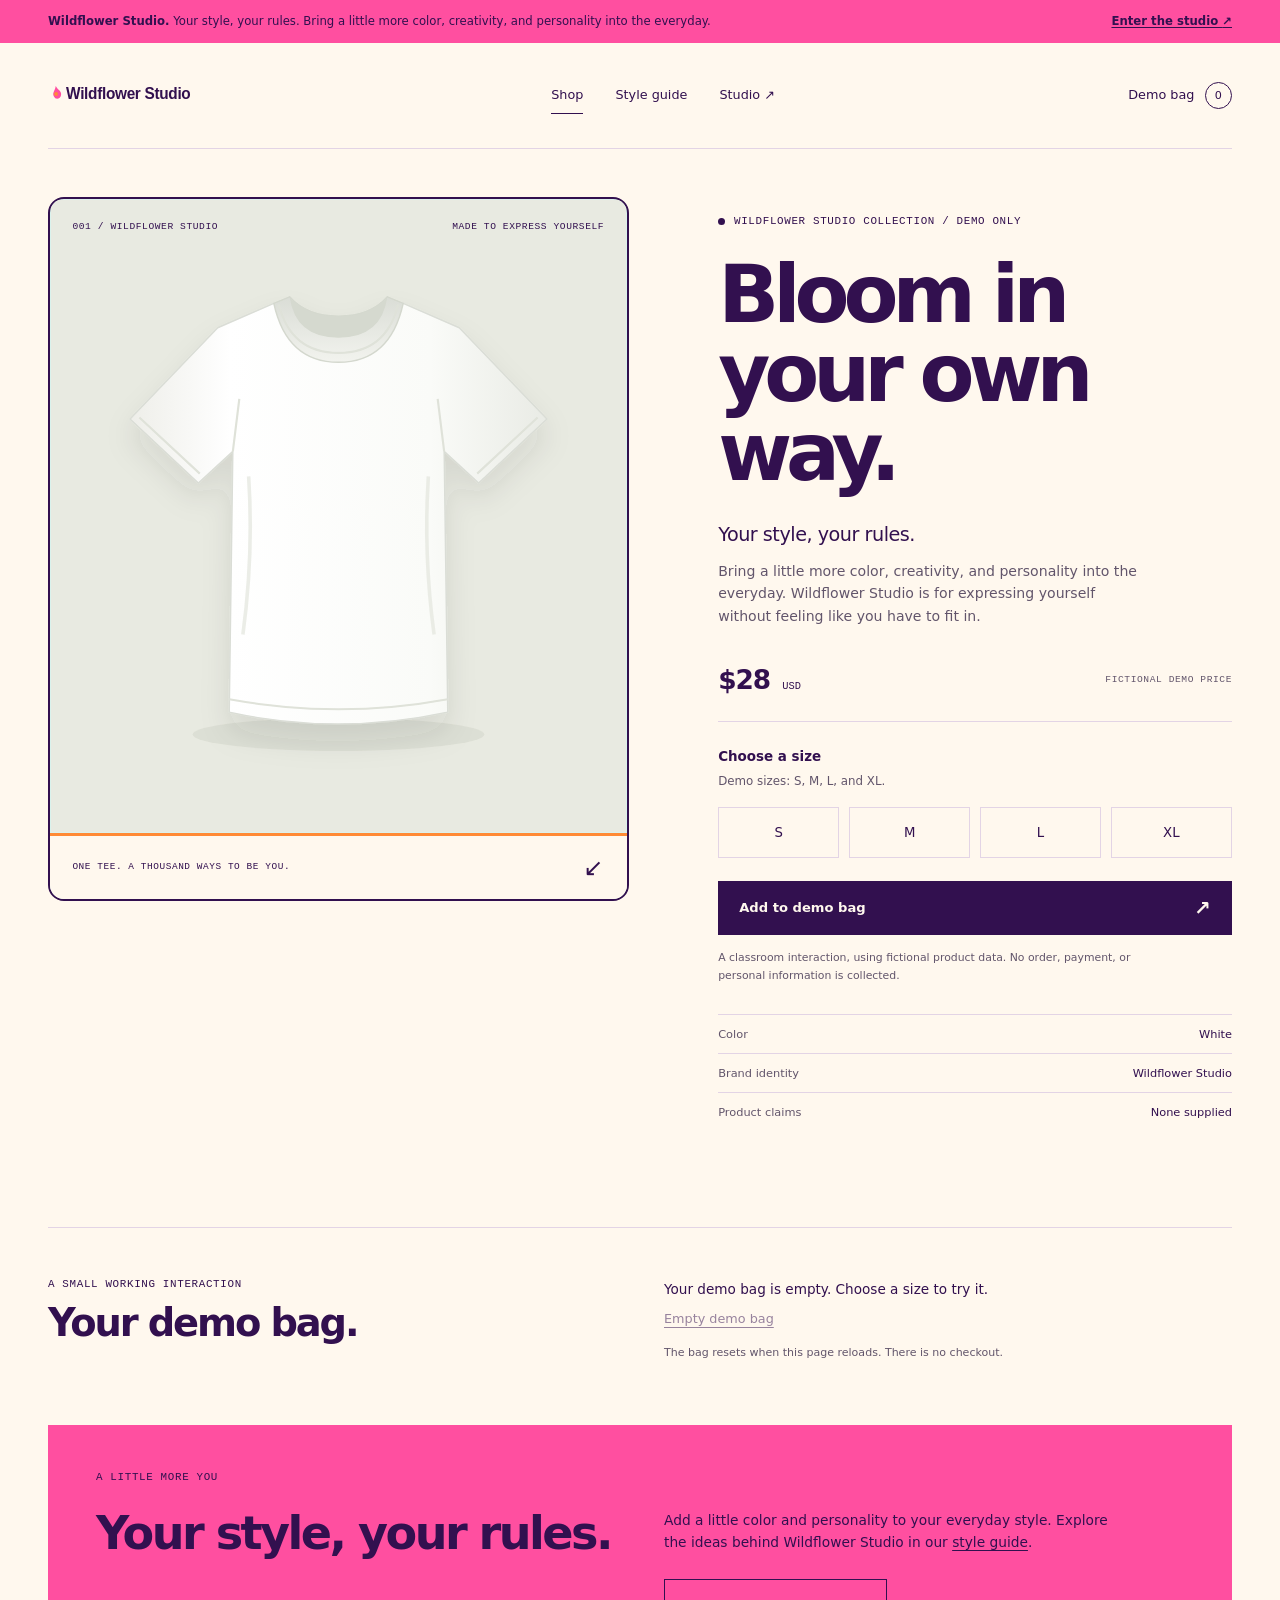
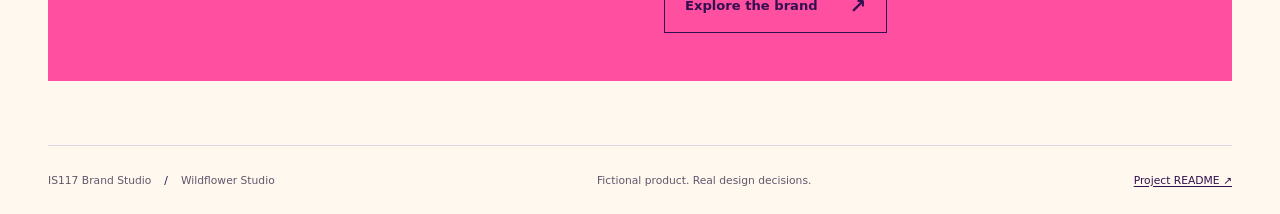
<file: public/index.html>
<!doctype html>
<html lang="en">
  <head>
    <meta charset="utf-8" />
    <meta name="viewport" content="width=device-width, initial-scale=1" />
    <meta
      name="description"
      content="Wildflower Studio is a colorful, expressive brand concept for a white T-shirt. Explore your style with the demo storefront."
    />
    <title>Wildflower Studio — Bloom in your own way.</title>
    <link rel="icon" href="data:," />
    <link rel="stylesheet" href="styles.css" />
    <script src="shop.js" defer></script>
  </head>
  <body>
    <a class="skip-link" href="#main">Skip to content</a>
    <aside class="starter-notice" aria-label="Starter information">
      <span
        ><strong>Wildflower Studio.</strong> Your style, your rules. Bring a
        little more color, creativity, and personality into the everyday.</span
      >
      <a href="studio.html"
        >Enter the studio <span aria-hidden="true">↗</span></a
      >
    </aside>
    <header class="site-header wrap">
      <a
        class="brand-link"
        href="index.html"
        aria-label="Wildflower Studio storefront home"
        ><img
          class="wordmark"
          src="assets/wordmark.svg"
          alt="Wildflower Studio wordmark"
          width="175"
          height="26"
      /></a>
      <nav class="main-nav" aria-label="Main navigation">
        <a class="nav-link" href="index.html" aria-current="page">Shop</a>
        <a class="nav-link" href="styleguide.html">Style guide</a>
        <a class="nav-link" href="studio.html"
          >Studio <span aria-hidden="true">↗</span></a
        >
      </nav>
      <a class="bag-link" href="#demo-bag" aria-label="View demo bag"
        >Demo bag <span id="bag-count" class="bag-count">0</span></a
      >
    </header>

    <main id="main">
      <section class="product-section wrap" aria-labelledby="product-title">
        <div class="product-visual">
          <div class="visual-label">
            <span>001 / Wildflower Studio</span
            ><span>Made to express yourself</span>
          </div>
          <img
            class="shirt-image"
            src="assets/white-shirt.svg"
            alt="Plain white, unbranded short-sleeved T-shirt"
            width="800"
            height="880"
            fetchpriority="high"
          />
          <div class="image-caption">
            <span>One tee. A thousand ways to be you.</span
            ><span aria-hidden="true">↙</span>
          </div>
        </div>
        <div class="product-information">
          <p class="eyebrow">
            <span class="status-dot" aria-hidden="true"></span> Wildflower
            Studio collection / demo only
          </p>
          <h1 id="product-title">Bloom in your own way.</h1>
          <p class="product-intro">Your style, your rules.</p>
          <p class="muted product-description">
            Bring a little more color, creativity, and personality into the
            everyday. Wildflower Studio is for expressing yourself without
            feeling like you have to fit in.
          </p>
          <div class="price-row">
            <p class="price">$28 <span>USD</span></p>
            <span class="micro-label">Fictional demo price</span>
          </div>
          <form id="product-form" class="product-form" novalidate>
            <fieldset aria-describedby="size-help size-error">
              <legend>Choose a size</legend>
              <p id="size-help" class="field-help">
                Demo sizes: S, M, L, and XL.
              </p>
              <div class="size-options">
                <label class="size-option"
                  ><input type="radio" name="size" value="S" /><span
                    >S</span
                  ></label
                >
                <label class="size-option"
                  ><input type="radio" name="size" value="M" /><span
                    >M</span
                  ></label
                >
                <label class="size-option"
                  ><input type="radio" name="size" value="L" /><span
                    >L</span
                  ></label
                >
                <label class="size-option"
                  ><input type="radio" name="size" value="XL" /><span
                    >XL</span
                  ></label
                >
              </div>
              <p id="size-error" class="field-error" role="alert" hidden>
                Choose a size before adding the shirt to your demo bag.
              </p>
            </fieldset>
            <button class="button button-primary add-button" type="submit">
              Add to demo bag <span aria-hidden="true">↗</span>
            </button>
          </form>
          <p class="demo-disclaimer">
            A classroom interaction, using fictional product data. No order,
            payment, or personal information is collected.
          </p>
          <dl class="product-facts">
            <div>
              <dt>Color</dt>
              <dd>White</dd>
            </div>
            <div>
              <dt>Brand identity</dt>
              <dd>Wildflower Studio</dd>
            </div>
            <div>
              <dt>Product claims</dt>
              <dd>None supplied</dd>
            </div>
          </dl>
        </div>
      </section>

      <section
        id="demo-bag"
        class="bag-section wrap"
        aria-labelledby="bag-title"
      >
        <div>
          <p class="eyebrow">A small working interaction</p>
          <h2 id="bag-title">Your demo bag.</h2>
        </div>
        <div class="bag-details">
          <p
            id="bag-status"
            class="bag-message"
            role="status"
            aria-live="polite"
            aria-atomic="true"
          >
            Your demo bag is empty. Choose a size to try it.
          </p>
          <ul id="bag-items" class="bag-items"></ul>
          <button id="clear-bag" class="text-button" type="button" disabled>
            Empty demo bag
          </button>
          <p class="field-help">
            The bag resets when this page reloads. There is no checkout.
          </p>
        </div>
      </section>

      <section class="starter-next wrap" aria-labelledby="next-title">
        <p class="eyebrow">A little more you</p>
        <h2 id="next-title">Your style, your rules.</h2>
        <div>
          <p>
            Add a little color and personality to your everyday style. Explore
            the ideas behind Wildflower Studio in our
            <a href="styleguide.html">style guide</a>.
          </p>
          <a class="button button-secondary" href="studio.html"
            >Explore the brand <span aria-hidden="true">↗</span></a
          >
        </div>
      </section>
    </main>

    <footer class="site-footer wrap">
      <p>
        IS117 Brand Studio <span class="footer-separator"> / </span> Wildflower
        Studio
      </p>
      <p class="footer-tagline">Fictional product. Real design decisions.</p>
      <a href="https://github.com/kaw393939/is117-brand-studio#readme"
        >Project README <span aria-hidden="true">↗</span></a
      >
    </footer>
  </body>
</html>
</file>
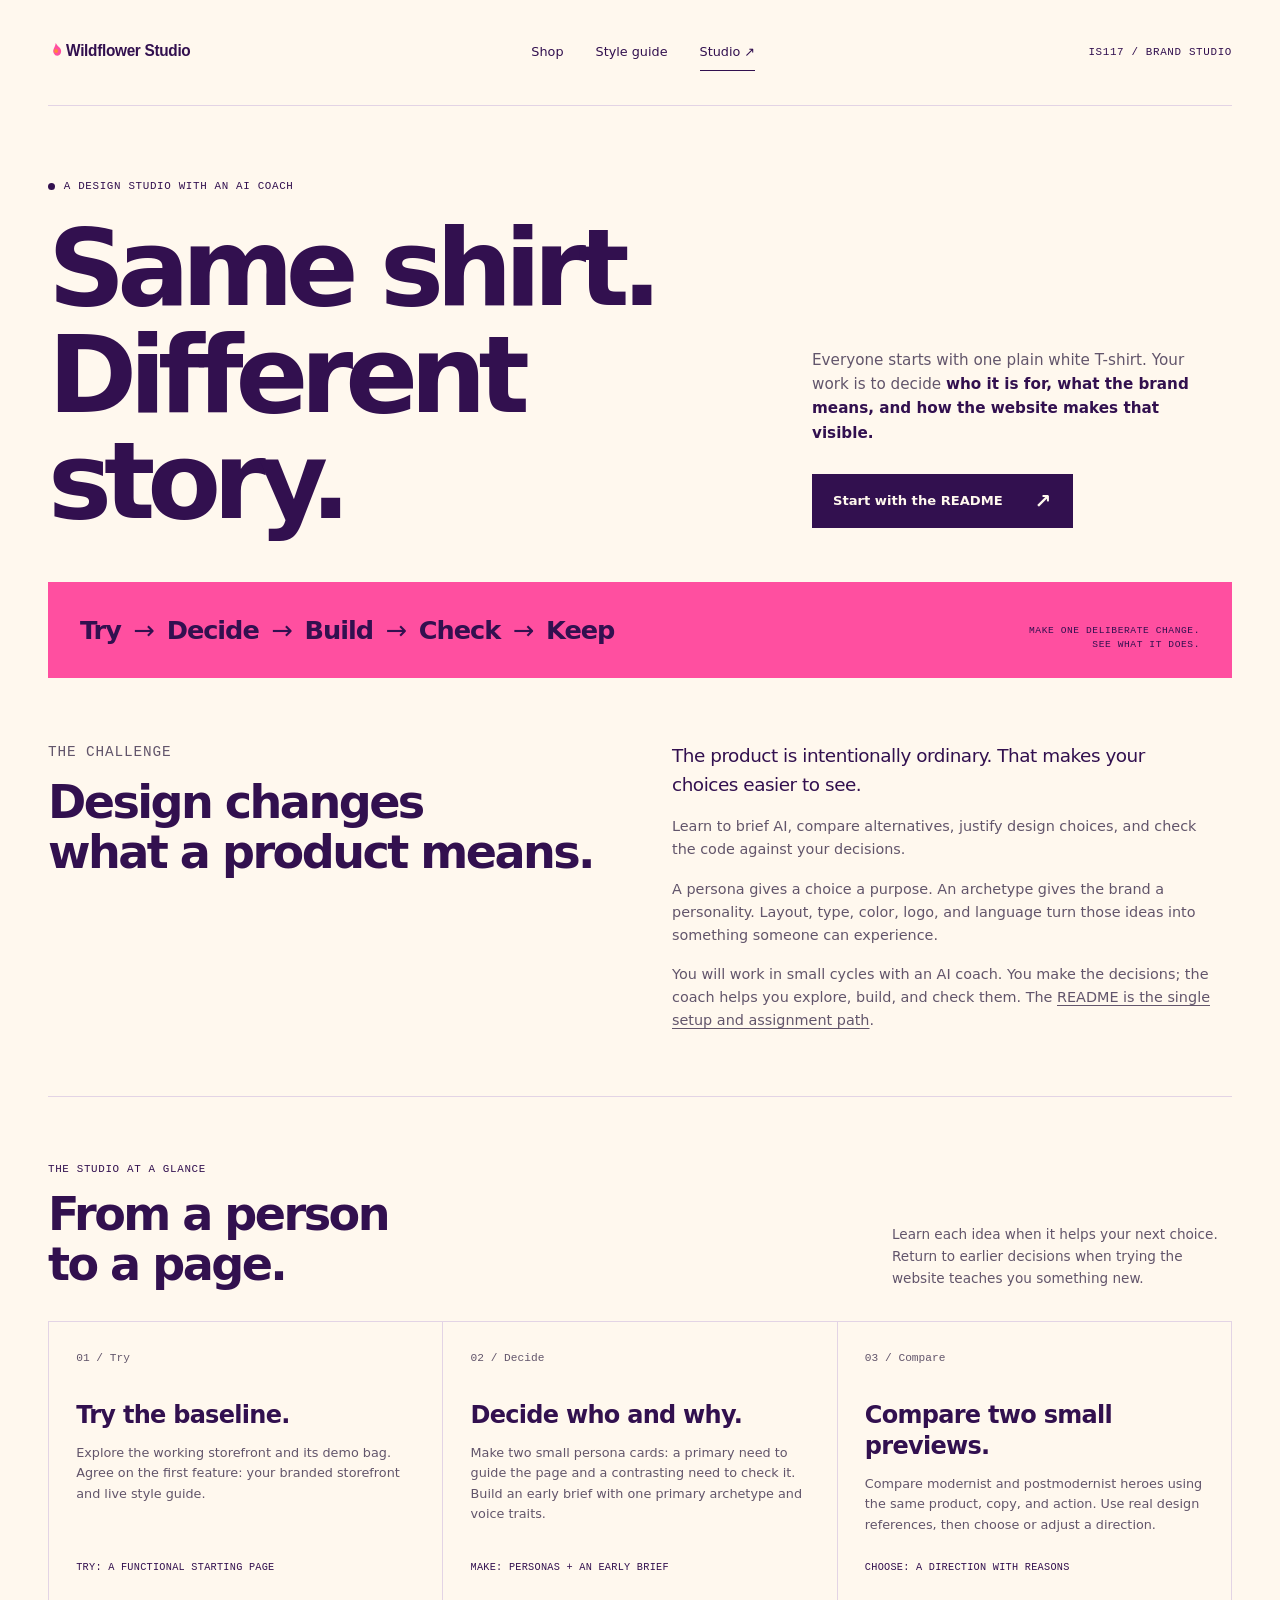
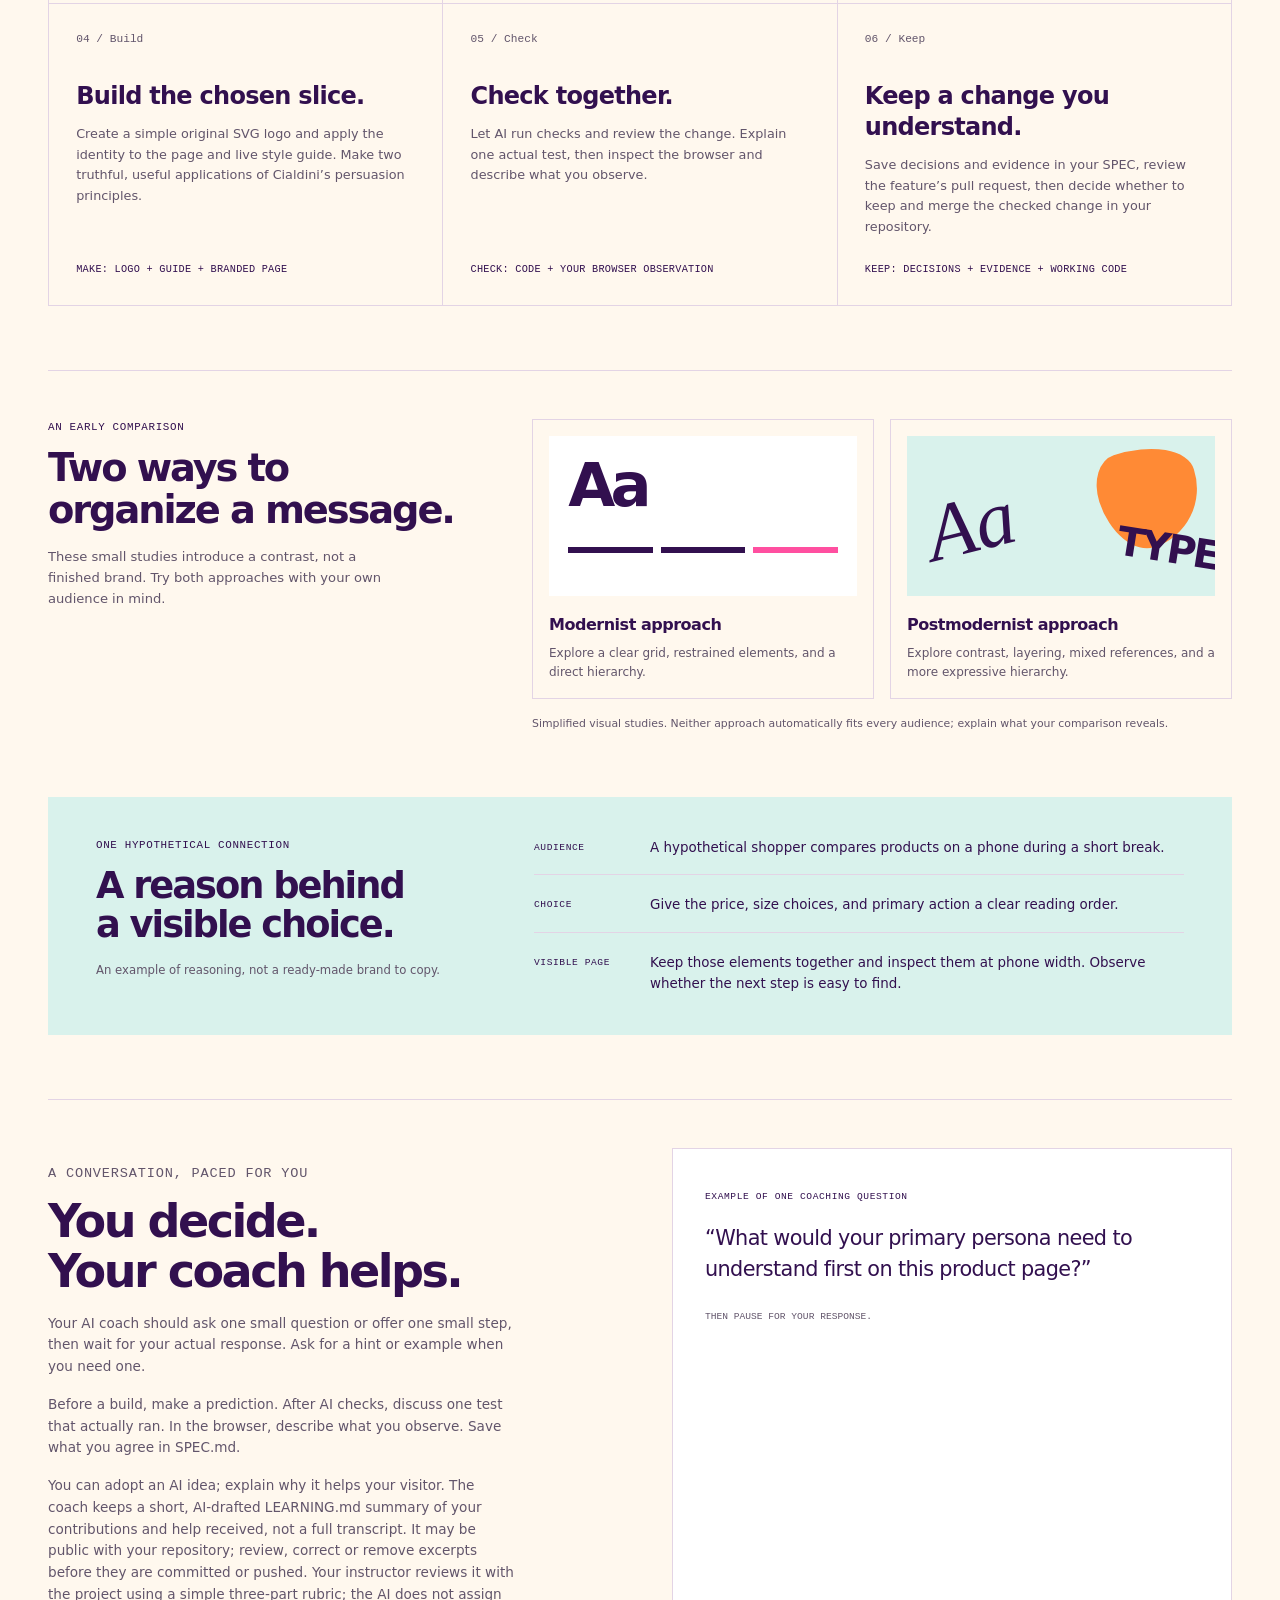
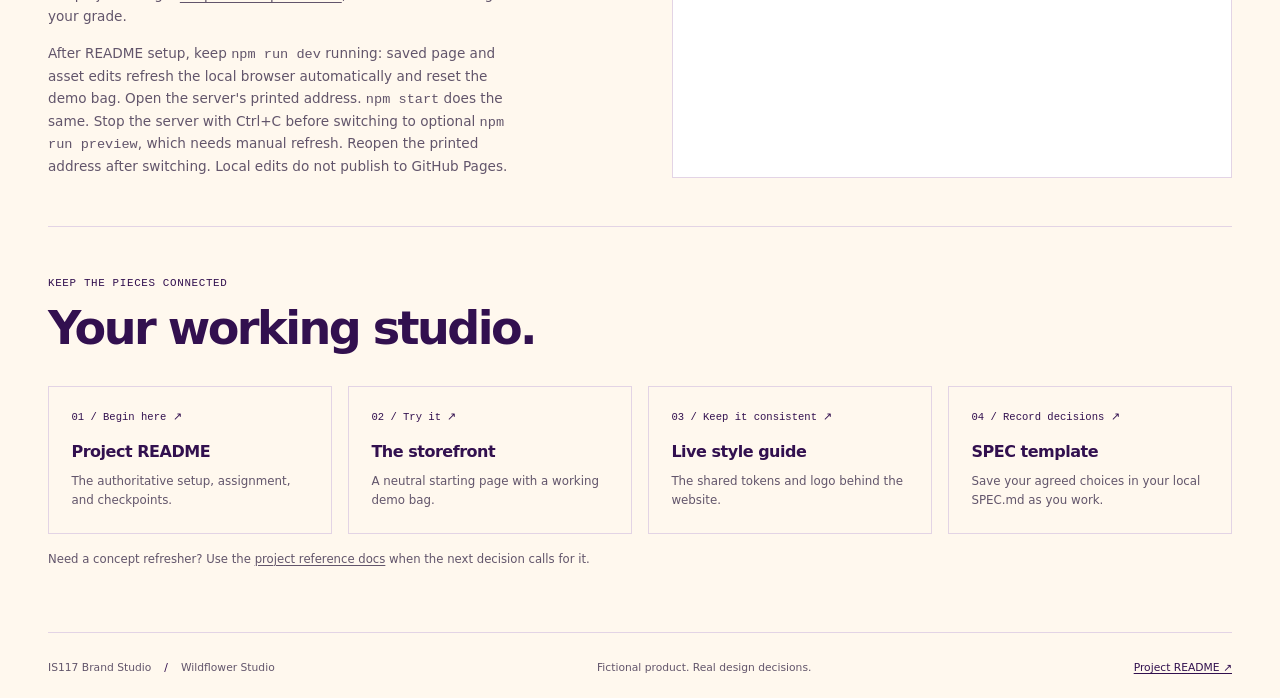
<file: public/studio.html>
<!doctype html>
<html lang="en">
  <head>
    <meta charset="utf-8" />
    <meta name="viewport" content="width=device-width, initial-scale=1" />
    <meta
      name="description"
      content="IS117 Brand Studio: turn one plain white T-shirt into a deliberate brand and website, with an AI coach and decisions you can explain."
    />
    <title>Same shirt. Different story. — IS117 Brand Studio</title>
    <link rel="icon" href="data:," />
    <link rel="stylesheet" href="styles.css" />
    <link rel="stylesheet" href="studio.css" />
  </head>
  <body>
    <a class="skip-link" href="#main">Skip to content</a>
    <header class="site-header wrap">
      <a
        class="brand-link"
        href="index.html"
        aria-label="Your Brand storefront home"
        ><img
          class="wordmark"
          src="assets/wordmark.svg"
          alt="Wildflower Studio wordmark"
          width="175"
          height="26"
      /></a>
      <nav class="main-nav" aria-label="Main navigation">
        <a class="nav-link" href="index.html">Shop</a
        ><a class="nav-link" href="styleguide.html">Style guide</a
        ><a class="nav-link" href="studio.html" aria-current="page"
          >Studio <span aria-hidden="true">↗</span></a
        >
      </nav>
      <span class="micro-label">IS117 / Brand Studio</span>
    </header>
    <main id="main">
      <section
        class="page-hero studio-hero wrap"
        aria-labelledby="studio-title"
      >
        <p class="eyebrow">
          <span class="status-dot" aria-hidden="true"></span> A design studio
          with an AI coach
        </p>
        <h1 id="studio-title">Same shirt.<br />Different story.</h1>
        <div class="hero-summary">
          <p>
            Everyone starts with one plain white T-shirt. Your work is to decide
            <strong
              >who it is for, what the brand means, and how the website makes
              that visible.</strong
            >
          </p>
          <a
            class="button button-primary"
            href="https://github.com/kaw393939/is117-brand-studio#readme"
            >Start with the README <span aria-hidden="true">↗</span></a
          >
        </div>
      </section>
      <div class="studio-ribbon wrap">
        <p class="cycle">
          Try <span aria-hidden="true">→</span> Decide
          <span aria-hidden="true">→</span> Build
          <span aria-hidden="true">→</span> Check
          <span aria-hidden="true">→</span> Keep
        </p>
        <p class="micro-label">
          Make one deliberate change.<br />See what it does.
        </p>
      </div>

      <section class="studio-intro wrap" aria-labelledby="why-title">
        <div>
          <p class="eyebrow">The challenge</p>
          <h2 id="why-title">Design changes<br />what a product means.</h2>
        </div>
        <div>
          <p class="lead">
            The product is intentionally ordinary. That makes your choices
            easier to see.
          </p>
          <p>
            Learn to brief AI, compare alternatives, justify design choices, and
            check the code against your decisions.
          </p>
          <p>
            A persona gives a choice a purpose. An archetype gives the brand a
            personality. Layout, type, color, logo, and language turn those
            ideas into something someone can experience.
          </p>
          <p>
            You will work in small cycles with an AI coach. You make the
            decisions; the coach helps you explore, build, and check them. The
            <a href="https://github.com/kaw393939/is117-brand-studio#readme"
              >README is the single setup and assignment path</a
            >.
          </p>
        </div>
      </section>

      <section class="path-section wrap" aria-labelledby="path-title">
        <div class="path-intro">
          <div>
            <p class="eyebrow">The studio at a glance</p>
            <h2 id="path-title">From a person<br />to a page.</h2>
          </div>
          <p>
            Learn each idea when it helps your next choice. Return to earlier
            decisions when trying the website teaches you something new.
          </p>
        </div>
        <ol class="studio-path">
          <li>
            <span class="stage-number">01 / Try</span>
            <h3>Try the baseline.</h3>
            <p>
              Explore the working storefront and its demo bag. Agree on the
              first feature: your branded storefront and live style guide.
            </p>
            <p class="stage-output">Try: a functional starting page</p>
          </li>
          <li>
            <span class="stage-number">02 / Decide</span>
            <h3>Decide who and why.</h3>
            <p>
              Make two small persona cards: a primary need to guide the page and
              a contrasting need to check it. Build an early brief with one
              primary archetype and voice traits.
            </p>
            <p class="stage-output">Make: personas + an early brief</p>
          </li>
          <li>
            <span class="stage-number">03 / Compare</span>
            <h3>Compare two small previews.</h3>
            <p>
              Compare modernist and postmodernist heroes using the same product,
              copy, and action. Use real design references, then choose or
              adjust a direction.
            </p>
            <p class="stage-output">Choose: a direction with reasons</p>
          </li>
          <li>
            <span class="stage-number">04 / Build</span>
            <h3>Build the chosen slice.</h3>
            <p>
              Create a simple original SVG logo and apply the identity to the
              page and live style guide. Make two truthful, useful applications
              of Cialdini’s persuasion principles.
            </p>
            <p class="stage-output">Make: logo + guide + branded page</p>
          </li>
          <li>
            <span class="stage-number">05 / Check</span>
            <h3>Check together.</h3>
            <p>
              Let AI run checks and review the change. Explain one actual test,
              then inspect the browser and describe what you observe.
            </p>
            <p class="stage-output">Check: code + your browser observation</p>
          </li>
          <li>
            <span class="stage-number">06 / Keep</span>
            <h3>Keep a change you understand.</h3>
            <p>
              Save decisions and evidence in your SPEC, review the feature’s
              pull request, then decide whether to keep and merge the checked
              change in your repository.
            </p>
            <p class="stage-output">
              Keep: decisions + evidence + working code
            </p>
          </li>
        </ol>
      </section>

      <section
        class="comparison-section wrap"
        aria-labelledby="comparison-title"
      >
        <div>
          <p class="eyebrow">An early comparison</p>
          <h2 id="comparison-title">Two ways to<br />organize a message.</h2>
          <p class="comparison-description">
            These small studies introduce a contrast, not a finished brand. Try
            both approaches with your own audience in mind.
          </p>
        </div>
        <div class="comparison-grid">
          <article class="direction-card">
            <div class="direction-sketch modern-sketch" aria-hidden="true">
              <i></i><i></i><i></i>
            </div>
            <h3>Modernist approach</h3>
            <p>
              Explore a clear grid, restrained elements, and a direct hierarchy.
            </p>
          </article>
          <article class="direction-card">
            <div class="direction-sketch postmodern-sketch" aria-hidden="true">
              <i></i>
            </div>
            <h3>Postmodernist approach</h3>
            <p>
              Explore contrast, layering, mixed references, and a more
              expressive hierarchy.
            </p>
          </article>
          <p class="comparison-caption">
            Simplified visual studies. Neither approach automatically fits every
            audience; explain what your comparison reveals.
          </p>
        </div>
      </section>

      <section class="example-section wrap" aria-labelledby="example-title">
        <div>
          <p class="eyebrow">One hypothetical connection</p>
          <h2 id="example-title">A reason behind<br />a visible choice.</h2>
          <p class="guide-note">
            An example of reasoning, not a ready-made brand to copy.
          </p>
        </div>
        <div class="example-chain">
          <div class="example-step">
            <span class="micro-label">Audience</span>
            <p>
              A hypothetical shopper compares products on a phone during a short
              break.
            </p>
          </div>
          <div class="example-step">
            <span class="micro-label">Choice</span>
            <p>
              Give the price, size choices, and primary action a clear reading
              order.
            </p>
          </div>
          <div class="example-step">
            <span class="micro-label">Visible page</span>
            <p>
              Keep those elements together and inspect them at phone width.
              Observe whether the next step is easy to find.
            </p>
          </div>
        </div>
      </section>

      <section class="coach-section wrap" aria-labelledby="coach-title">
        <div>
          <p class="eyebrow">A conversation, paced for you</p>
          <h2 id="coach-title">You decide.<br />Your coach helps.</h2>
          <p>
            Your AI coach should ask one small question or offer one small step,
            then wait for your actual response. Ask for a hint or example when
            you need one.
          </p>
          <p>
            Before a build, make a prediction. After AI checks, discuss one test
            that actually ran. In the browser, describe what you observe. Save
            what you agree in SPEC.md.
          </p>
          <p>
            You can adopt an AI idea; explain why it helps your visitor. The
            coach keeps a short, AI-drafted LEARNING.md summary of your
            contributions and help received, not a full transcript. It may be
            public with your repository; review, correct or remove excerpts
            before they are committed or pushed. Your instructor reviews it with
            the project using a
            <a
              href="https://github.com/kaw393939/is117-brand-studio/blob/main/docs/assessment.md"
              >simple three-part rubric</a
            >; the AI does not assign your grade.
          </p>
          <p>
            After README setup, keep <code>npm run dev</code> running: saved
            page and asset edits refresh the local browser automatically and
            reset the demo bag. Open the server's printed address.
            <code>npm start</code> does the same. Stop the server with Ctrl+C
            before switching to optional <code>npm run preview</code>, which
            needs manual refresh. Reopen the printed address after switching.
            Local edits do not publish to GitHub Pages.
          </p>
        </div>
        <blockquote class="coach-quote">
          <span class="micro-label">Example of one coaching question</span>
          <p>
            “What would your primary persona need to understand first on this
            product page?”
          </p>
          <footer>Then pause for your response.</footer>
        </blockquote>
      </section>

      <section class="resource-section wrap" aria-labelledby="resources-title">
        <p class="eyebrow">Keep the pieces connected</p>
        <h2 id="resources-title">Your working studio.</h2>
        <div class="resource-grid">
          <a
            class="resource-card"
            href="https://github.com/kaw393939/is117-brand-studio#readme"
            ><span>01 / Begin here ↗</span>
            <h3>Project README</h3>
            <p>The authoritative setup, assignment, and checkpoints.</p></a
          >
          <a class="resource-card" href="index.html"
            ><span>02 / Try it ↗</span>
            <h3>The storefront</h3>
            <p>A neutral starting page with a working demo bag.</p></a
          >
          <a class="resource-card" href="styleguide.html"
            ><span>03 / Keep it consistent ↗</span>
            <h3>Live style guide</h3>
            <p>The shared tokens and logo behind the website.</p></a
          >
          <a
            class="resource-card"
            href="https://github.com/kaw393939/is117-brand-studio/blob/main/SPEC.md"
            ><span>04 / Record decisions ↗</span>
            <h3>SPEC template</h3>
            <p>
              Save your agreed choices in your local SPEC.md as you work.
            </p></a
          >
        </div>
        <p class="guide-note">
          Need a concept refresher? Use the
          <a
            href="https://github.com/kaw393939/is117-brand-studio/tree/main/docs"
            >project reference docs</a
          >
          when the next decision calls for it.
        </p>
      </section>
    </main>
    <footer class="site-footer wrap">
      <p>
        IS117 Brand Studio <span class="footer-separator"> / </span> Wildflower
        Studio
      </p>
      <p class="footer-tagline">Fictional product. Real design decisions.</p>
      <a href="https://github.com/kaw393939/is117-brand-studio#readme"
        >Project README <span aria-hidden="true">↗</span></a
      >
    </footer>
  </body>
</html>
</file>
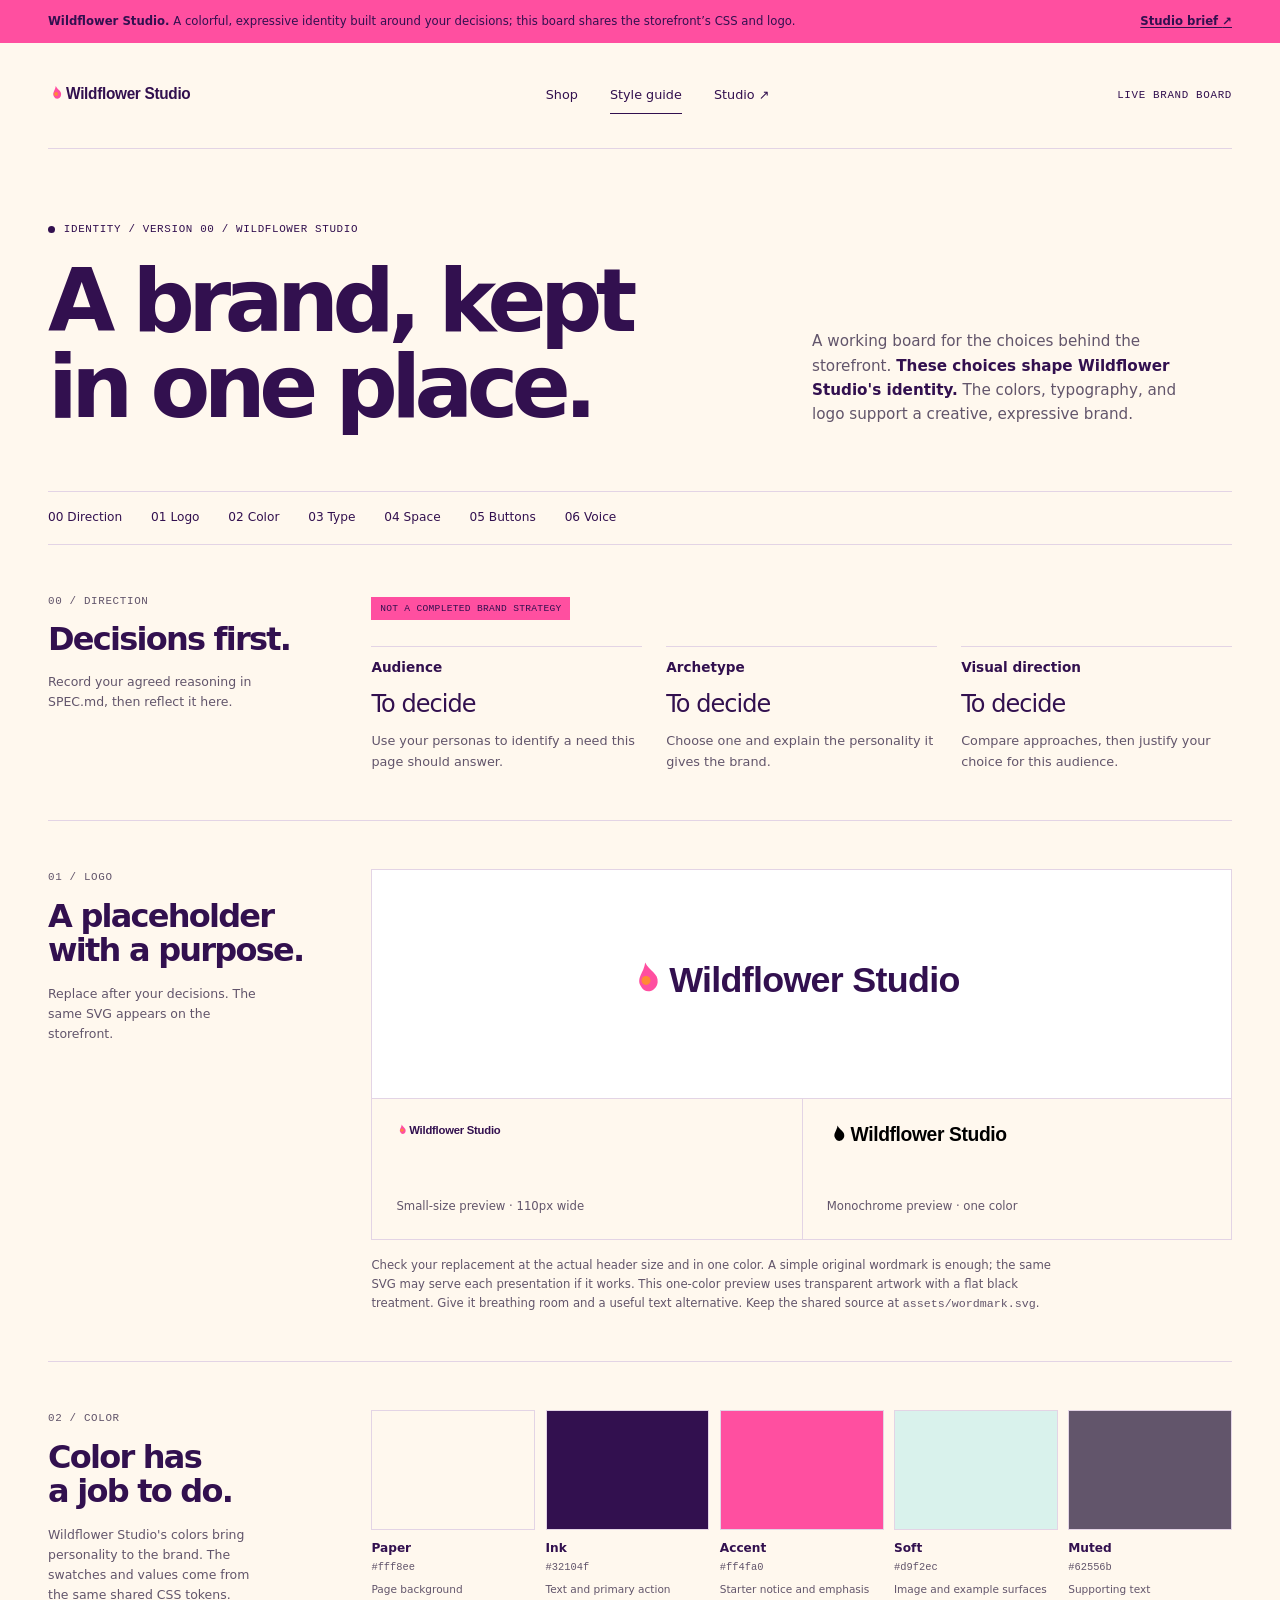
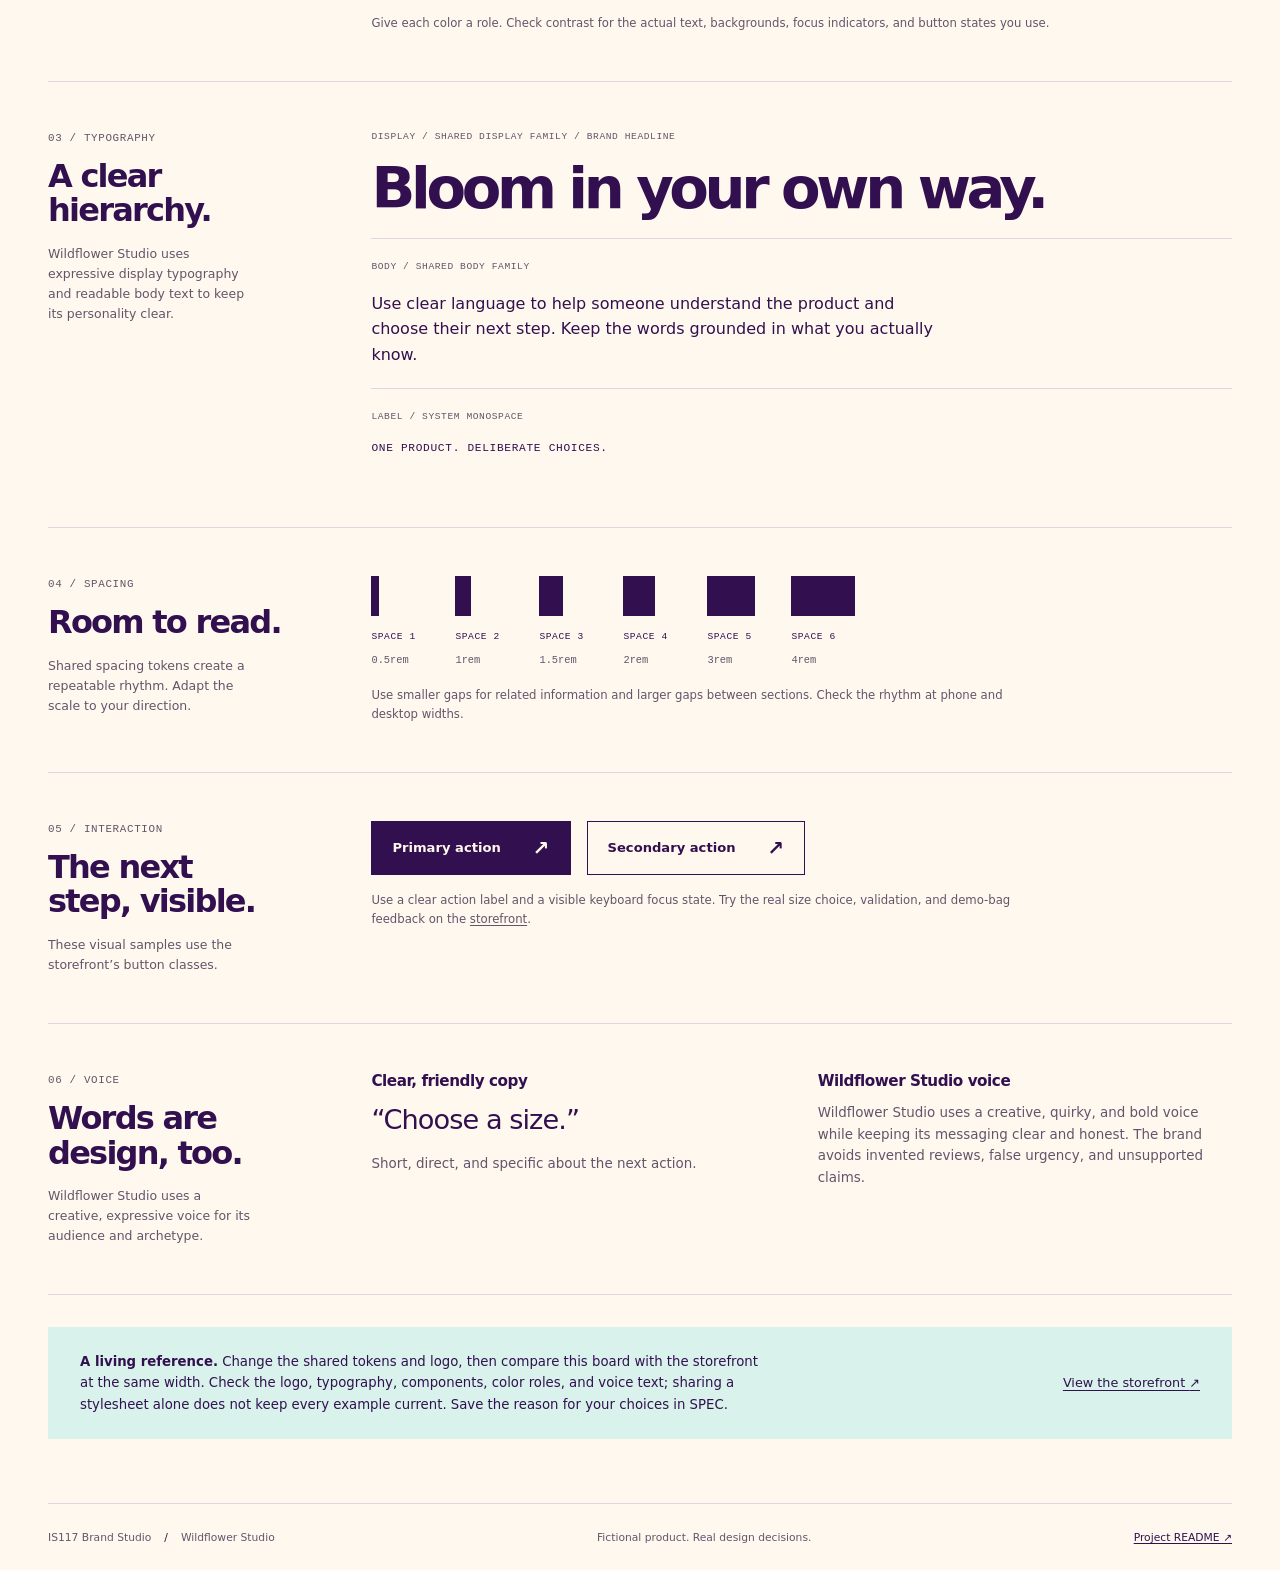
<file: public/styleguide.html>
<!doctype html>
<html lang="en">
  <head>
    <meta charset="utf-8" />
    <meta name="viewport" content="width=device-width, initial-scale=1" />
    <meta
      name="description"
      content="The live style guide for Wildflower Studio, documenting the colors, typography, logo, and shared design choices behind the storefront."
    />
    <title>Live style guide — Wildflower Studio</title>
    <link rel="icon" href="data:," />
    <link rel="stylesheet" href="styles.css" />
    <script src="styleguide.js" defer></script>
  </head>
  <body>
    <a class="skip-link" href="#main">Skip to content</a>
    <aside class="starter-notice" aria-label="Starter information">
      <span
        ><strong>Wildflower Studio.</strong> A colorful, expressive identity
        built around your decisions; this board shares the storefront’s CSS and
        logo.</span
      ><a href="studio.html">Studio brief <span aria-hidden="true">↗</span></a>
    </aside>
    <header class="site-header wrap">
      <a
        class="brand-link"
        href="index.html"
        aria-label="Your Brand storefront home"
        ><img
          class="wordmark"
          src="assets/wordmark.svg"
          alt="Wildflower Studio wordmark"
          width="175"
          height="26"
      /></a>
      <nav class="main-nav" aria-label="Main navigation">
        <a class="nav-link" href="index.html">Shop</a
        ><a class="nav-link" href="styleguide.html" aria-current="page"
          >Style guide</a
        ><a class="nav-link" href="studio.html"
          >Studio <span aria-hidden="true">↗</span></a
        >
      </nav>
      <span class="micro-label">Live brand board</span>
    </header>
    <main id="main">
      <section class="page-hero wrap" aria-labelledby="guide-title">
        <p class="eyebrow">
          <span class="status-dot" aria-hidden="true"></span> Identity / version
          00 / Wildflower Studio
        </p>
        <h1 id="guide-title">A brand, kept<br />in one place.</h1>
        <p class="hero-summary">
          A working board for the choices behind the storefront.
          <strong>These choices shape Wildflower Studio's identity.</strong>
          The colors, typography, and logo support a creative, expressive brand.
        </p>
      </section>
      <nav class="page-subnav wrap" aria-label="Style guide sections">
        <a class="section-link" href="#direction">00 Direction</a
        ><a class="section-link" href="#logo">01 Logo</a
        ><a class="section-link" href="#palette">02 Color</a
        ><a class="section-link" href="#type">03 Type</a
        ><a class="section-link" href="#spacing">04 Space</a
        ><a class="section-link" href="#buttons">05 Buttons</a
        ><a class="section-link" href="#voice">06 Voice</a>
      </nav>

      <section
        id="direction"
        class="guide-section wrap"
        aria-labelledby="direction-title"
      >
        <div class="section-heading">
          <span class="section-number">00 / Direction</span>
          <h2 id="direction-title">Decisions first.</h2>
          <p>Record your agreed reasoning in SPEC.md, then reflect it here.</p>
        </div>
        <div class="guide-content">
          <span class="draft-label">Not a completed brand strategy</span>
          <div class="decision-grid">
            <div>
              <h3>Audience</h3>
              <p class="undecided">To decide</p>
              <p>
                Use your personas to identify a need this page should answer.
              </p>
            </div>
            <div>
              <h3>Archetype</h3>
              <p class="undecided">To decide</p>
              <p>Choose one and explain the personality it gives the brand.</p>
            </div>
            <div>
              <h3>Visual direction</h3>
              <p class="undecided">To decide</p>
              <p>
                Compare approaches, then justify your choice for this audience.
              </p>
            </div>
          </div>
        </div>
      </section>

      <section
        id="logo"
        class="guide-section wrap"
        aria-labelledby="logo-title"
      >
        <div class="section-heading">
          <span class="section-number">01 / Logo</span>
          <h2 id="logo-title">A placeholder<br />with a purpose.</h2>
          <p>
            Replace after your decisions. The same SVG appears on the
            storefront.
          </p>
        </div>
        <div class="guide-content">
          <div class="logo-board">
            <img
              src="assets/wordmark.svg"
              alt="Wildflower Studio wordmark"
              width="350"
              height="52"
            />
          </div>
          <div class="logo-variants">
            <div class="logo-variant">
              <img
                class="logo-small"
                src="assets/wordmark.svg"
                alt="Wildflower Studio wordmark at a small size"
                width="110"
                height="16"
              />
              <p>Small-size preview · 110px wide</p>
            </div>
            <div class="logo-variant">
              <img
                class="logo-mono"
                src="assets/wordmark.svg"
                alt="Wildflower Studio wordmark in monochrome"
                width="190"
                height="28"
              />
              <p>Monochrome preview · one color</p>
            </div>
          </div>
          <p class="guide-note">
            Check your replacement at the actual header size and in one color. A
            simple original wordmark is enough; the same SVG may serve each
            presentation if it works. This one-color preview uses transparent
            artwork with a flat black treatment. Give it breathing room and a
            useful text alternative. Keep the shared source at
            <code>assets/wordmark.svg</code>.
          </p>
        </div>
      </section>

      <section
        id="palette"
        class="guide-section wrap"
        aria-labelledby="palette-title"
      >
        <div class="section-heading">
          <span class="section-number">02 / Color</span>
          <h2 id="palette-title">Color has<br />a job to do.</h2>
          <p>
            Wildflower Studio's colors bring personality to the brand. The
            swatches and values come from the same shared CSS tokens.
          </p>
        </div>
        <div class="guide-content">
          <div class="palette-grid">
            <article class="palette-card">
              <div
                class="color-swatch"
                style="--swatch-color: var(--color-paper)"
              ></div>
              <h3>Paper</h3>
              <code data-color-token="--color-paper">CSS token</code>
              <p>Page background</p>
            </article>
            <article class="palette-card">
              <div
                class="color-swatch"
                style="--swatch-color: var(--color-ink)"
              ></div>
              <h3>Ink</h3>
              <code data-color-token="--color-ink">CSS token</code>
              <p>Text and primary action</p>
            </article>
            <article class="palette-card">
              <div
                class="color-swatch"
                style="--swatch-color: var(--color-accent)"
              ></div>
              <h3>Accent</h3>
              <code data-color-token="--color-accent">CSS token</code>
              <p>Starter notice and emphasis</p>
            </article>
            <article class="palette-card">
              <div
                class="color-swatch"
                style="--swatch-color: var(--color-soft)"
              ></div>
              <h3>Soft</h3>
              <code data-color-token="--color-soft">CSS token</code>
              <p>Image and example surfaces</p>
            </article>
            <article class="palette-card">
              <div
                class="color-swatch"
                style="--swatch-color: var(--color-muted)"
              ></div>
              <h3>Muted</h3>
              <code data-color-token="--color-muted">CSS token</code>
              <p>Supporting text</p>
            </article>
          </div>
          <p class="guide-note">
            Give each color a role. Check contrast for the actual text,
            backgrounds, focus indicators, and button states you use.
          </p>
        </div>
      </section>

      <section
        id="type"
        class="guide-section wrap"
        aria-labelledby="type-title"
      >
        <div class="section-heading">
          <span class="section-number">03 / Typography</span>
          <h2 id="type-title">A clear<br />hierarchy.</h2>
          <p>
            Wildflower Studio uses expressive display typography and readable
            body text to keep its personality clear.
          </p>
        </div>
        <div class="guide-content">
          <div class="type-specimen">
            <span class="type-label"
              >Display / shared display family / brand headline</span
            >
            <p class="type-display">Bloom in your own way.</p>
          </div>
          <div class="type-specimen">
            <span class="type-label">Body / shared body family</span>
            <p class="type-body">
              Use clear language to help someone understand the product and
              choose their next step. Keep the words grounded in what you
              actually know.
            </p>
          </div>
          <div class="type-specimen">
            <span class="type-label">Label / system monospace</span>
            <p class="type-mono">One product. Deliberate choices.</p>
          </div>
        </div>
      </section>

      <section
        id="spacing"
        class="guide-section wrap"
        aria-labelledby="spacing-title"
      >
        <div class="section-heading">
          <span class="section-number">04 / Spacing</span>
          <h2 id="spacing-title">Room to read.</h2>
          <p>
            Shared spacing tokens create a repeatable rhythm. Adapt the scale to
            your direction.
          </p>
        </div>
        <div class="guide-content">
          <div class="spacing-grid">
            <div class="spacing-token">
              <div
                class="spacing-bar"
                style="--token-size: var(--space-1)"
              ></div>
              <span class="token-name">Space 1</span
              ><code data-space-token="--space-1">CSS token</code>
            </div>
            <div class="spacing-token">
              <div
                class="spacing-bar"
                style="--token-size: var(--space-2)"
              ></div>
              <span class="token-name">Space 2</span
              ><code data-space-token="--space-2">CSS token</code>
            </div>
            <div class="spacing-token">
              <div
                class="spacing-bar"
                style="--token-size: var(--space-3)"
              ></div>
              <span class="token-name">Space 3</span
              ><code data-space-token="--space-3">CSS token</code>
            </div>
            <div class="spacing-token">
              <div
                class="spacing-bar"
                style="--token-size: var(--space-4)"
              ></div>
              <span class="token-name">Space 4</span
              ><code data-space-token="--space-4">CSS token</code>
            </div>
            <div class="spacing-token">
              <div
                class="spacing-bar"
                style="--token-size: var(--space-5)"
              ></div>
              <span class="token-name">Space 5</span
              ><code data-space-token="--space-5">CSS token</code>
            </div>
            <div class="spacing-token">
              <div
                class="spacing-bar"
                style="--token-size: var(--space-6)"
              ></div>
              <span class="token-name">Space 6</span
              ><code data-space-token="--space-6">CSS token</code>
            </div>
          </div>
          <p class="guide-note">
            Use smaller gaps for related information and larger gaps between
            sections. Check the rhythm at phone and desktop widths.
          </p>
        </div>
      </section>

      <section
        id="buttons"
        class="guide-section wrap"
        aria-labelledby="buttons-title"
      >
        <div class="section-heading">
          <span class="section-number">05 / Interaction</span>
          <h2 id="buttons-title">The next<br />step, visible.</h2>
          <p>These visual samples use the storefront’s button classes.</p>
        </div>
        <div class="guide-content">
          <div class="button-samples">
            <span class="button button-primary"
              >Primary action <span aria-hidden="true">↗</span></span
            ><span class="button button-secondary"
              >Secondary action <span aria-hidden="true">↗</span></span
            >
          </div>
          <p class="guide-note">
            Use a clear action label and a visible keyboard focus state. Try the
            real size choice, validation, and demo-bag feedback on the
            <a href="index.html">storefront</a>.
          </p>
        </div>
      </section>

      <section
        id="voice"
        class="guide-section wrap"
        aria-labelledby="voice-title"
      >
        <div class="section-heading">
          <span class="section-number">06 / Voice</span>
          <h2 id="voice-title">Words are<br />design, too.</h2>
          <p>
            Wildflower Studio uses a creative, expressive voice for its audience
            and archetype.
          </p>
        </div>
        <div class="guide-content">
          <div class="voice-grid">
            <div>
              <h3>Clear, friendly copy</h3>
              <p class="voice-example">“Choose a size.”</p>
              <p>Short, direct, and specific about the next action.</p>
            </div>
            <div>
              <h3>Wildflower Studio voice</h3>
              <p>
                Wildflower Studio uses a creative, quirky, and bold voice while
                keeping its messaging clear and honest. The brand avoids
                invented reviews, false urgency, and unsupported claims.
              </p>
            </div>
          </div>
        </div>
      </section>

      <div class="guide-footer-note wrap">
        <p>
          <strong>A living reference.</strong> Change the shared tokens and
          logo, then compare this board with the storefront at the same width.
          Check the logo, typography, components, color roles, and voice text;
          sharing a stylesheet alone does not keep every example current. Save
          the reason for your choices in SPEC.
        </p>
        <a href="index.html"
          >View the storefront <span aria-hidden="true">↗</span></a
        >
      </div>
    </main>
    <footer class="site-footer wrap">
      <p>
        IS117 Brand Studio <span class="footer-separator"> / </span> Wildflower
        Studio
      </p>
      <p class="footer-tagline">Fictional product. Real design decisions.</p>
      <a href="https://github.com/kaw393939/is117-brand-studio#readme"
        >Project README <span aria-hidden="true">↗</span></a
      >
    </footer>
  </body>
</html>
</file>
<file: public/styles.css>
/* Shared brand tokens. Change these after you agree on your brand direction.
   Both the storefront and the live style guide use this file. */
:root {
  --color-paper: #fff8ee;
  --color-ink: #32104f;
  --color-muted: #62556b;
  --color-line: #e3d4e5;
  --color-accent: #ff4fa0;
  --color-tangerine: #ff8a35;
  --color-soft: #d9f2ec;
  --color-white: #fff;
  --color-danger: #992e28;
  --font-body:
    system-ui, -apple-system, blinkmacsystemfont, "Segoe UI", sans-serif;
  --font-display:
    system-ui, -apple-system, blinkmacsystemfont, "Segoe UI", sans-serif;
  --font-mono: ui-monospace, sfmono-regular, consolas, monospace;
  --space-1: 0.5rem;
  --space-2: 1rem;
  --space-3: 1.5rem;
  --space-4: 2rem;
  --space-5: 3rem;
  --space-6: 4rem;
  --page-width: 1440px;
}

* {
  box-sizing: border-box;
}

html {
  scroll-behavior: smooth;
  scroll-padding-top: 1.5rem;
}

body {
  margin: 0;
  background: var(--color-paper);
  color: var(--color-ink);
  font-family: var(--font-body);
  line-height: 1.6;
  -webkit-font-smoothing: antialiased;
}

img,
svg {
  display: block;
  max-width: 100%;
}

button,
a,
input {
  -webkit-tap-highlight-color: transparent;
}

a {
  color: inherit;
  text-underline-offset: 0.2em;
  text-decoration-thickness: 1px;
}

a:hover {
  text-decoration-thickness: 2px;
}

button,
input {
  font: inherit;
}

button {
  cursor: pointer;
}

button:disabled {
  cursor: default;
}

:focus-visible {
  outline: 3px solid var(--color-ink);
  outline-offset: 5px;
}

[hidden] {
  display: none !important;
}

::selection {
  background: var(--color-accent);
  color: var(--color-ink);
}

h1,
h2,
h3,
p {
  margin: 0;
}

h1,
h2,
h3 {
  font-family: var(--font-display);
  font-weight: 550;
}

h1 {
  font-size: clamp(3.4rem, 6.25vw, 6.6rem);
  line-height: 0.99;
  letter-spacing: -0.075em;
}

h2 {
  font-size: clamp(2rem, 3.6vw, 3.75rem);
  line-height: 1.08;
  letter-spacing: -0.055em;
}

h3 {
  font-size: 1.3rem;
  line-height: 1.3;
  letter-spacing: -0.03em;
}

p + p {
  margin-top: var(--space-2);
}

.wrap {
  width: min(calc(100% - 6rem), var(--page-width));
  margin-inline: auto;
}

.muted {
  color: var(--color-muted);
}

.eyebrow,
.micro-label,
.visual-label,
.image-caption,
.section-number,
.type-label,
.token-name {
  font-family: var(--font-mono);
  font-size: 0.68rem;
  font-weight: 500;
  line-height: 1.5;
  letter-spacing: 0.06em;
  text-transform: uppercase;
}

.eyebrow {
  display: flex;
  align-items: center;
  gap: 0.55rem;
}

.status-dot {
  width: 7px;
  height: 7px;
  display: inline-block;
  background: var(--color-ink);
  border-radius: 50%;
}

.skip-link {
  position: fixed;
  top: 8px;
  left: 8px;
  z-index: 10;
  transform: translateY(-180%);
  padding: 0.75rem 1rem;
  background: var(--color-ink);
  color: var(--color-white);
}

.skip-link:focus {
  transform: translateY(0);
}

.starter-notice {
  display: flex;
  justify-content: space-between;
  align-items: center;
  gap: 1.5rem;
  padding: 0.8rem 3rem;
  background: var(--color-accent);
  font-size: 0.73rem;
  line-height: 1.5;
}

.starter-notice a {
  flex-shrink: 0;
  font-weight: 650;
}

.site-header {
  min-height: 106px;
  display: flex;
  align-items: center;
  gap: 3rem;
  border-bottom: 1px solid var(--color-line);
}

.brand-link {
  display: inline-block;
  flex-shrink: 0;
}

.wordmark {
  width: 150px;
  height: auto;
}

.main-nav {
  display: flex;
  justify-content: center;
  align-items: center;
  gap: 2rem;
  margin-inline: auto;
}

.nav-link,
.bag-link {
  text-decoration: none;
  font-size: 0.8rem;
}

.nav-link {
  padding-block: 0.5rem;
  border-bottom: 1px solid transparent;
}

.nav-link:hover,
.nav-link[aria-current="page"] {
  border-color: currentcolor;
}

.bag-link {
  display: flex;
  align-items: center;
  gap: 0.65rem;
  white-space: nowrap;
}

.bag-count {
  display: grid;
  place-items: center;
  min-width: 1.7rem;
  height: 1.7rem;
  border: 1px solid var(--color-ink);
  border-radius: 50%;
  font-size: 0.7rem;
}

.product-section {
  display: grid;
  grid-template-columns: 1.13fr 1fr;
  gap: clamp(3rem, 7vw, 8rem);
  padding-block: var(--space-5) 5rem;
  align-items: start;
}

.product-visual {
  position: relative;
  background: var(--color-soft);
  border: 2px solid var(--color-ink);
  border-radius: 1rem;
  overflow: hidden;
}

.visual-label {
  position: absolute;
  z-index: 1;
  inset: 1.3rem 1.4rem auto;
  display: flex;
  justify-content: space-between;
  gap: 1rem;
  font-size: 0.6rem;
}

.shirt-image {
  width: 100%;
  height: auto;
  aspect-ratio: 800 / 880;
  object-fit: contain;
}

.image-caption {
  display: flex;
  align-items: center;
  justify-content: space-between;
  gap: 1rem;
  padding: 1.2rem 1.4rem;
  border-top: 3px solid var(--color-tangerine);
  font-size: 0.59rem;
  background: var(--color-paper);
}

.image-caption > :last-child {
  font-family: var(--font-body);
  font-size: 1.5rem;
  line-height: 1;
}

.product-information {
  max-width: 530px;
  padding-block: 1rem;
}

.product-information h1 {
  margin-top: 1.6rem;
}

.product-intro {
  font-size: 1.2rem;
  line-height: 1.5;
  margin-top: 1.8rem;
  letter-spacing: -0.025em;
}

.product-description {
  margin-top: 0.6rem;
  font-size: 0.88rem;
  max-width: 430px;
}

.price-row {
  display: flex;
  align-items: center;
  justify-content: space-between;
  gap: 1rem;
  margin-block: 2rem 1.5rem;
  padding-bottom: 1.2rem;
  border-bottom: 1px solid var(--color-line);
}

.price {
  font-size: 1.65rem;
  letter-spacing: -0.04em;
  font-weight: 600;
}

.price span {
  font-family: var(--font-mono);
  font-size: 0.65rem;
  font-weight: 400;
  letter-spacing: 0;
  margin-left: 0.25rem;
}

.price-row .micro-label {
  color: var(--color-muted);
  font-size: 0.6rem;
}

fieldset {
  padding: 0;
  margin: 0;
  border: 0;
  min-width: 0;
}

legend {
  padding: 0;
  font-size: 0.84rem;
  font-weight: 650;
}

.field-help {
  margin-top: 0.3rem;
  color: var(--color-muted);
  font-size: 0.74rem;
}

.size-options {
  display: grid;
  grid-template-columns: repeat(4, 1fr);
  gap: 0.6rem;
  margin-top: 1rem;
}

.size-option {
  position: relative;
  cursor: pointer;
}

.size-option input {
  position: absolute;
  opacity: 0;
  width: 100%;
  height: 100%;
  margin: 0;
  cursor: pointer;
}

.size-option span {
  display: grid;
  place-items: center;
  min-height: 3.2rem;
  border: 1px solid var(--color-line);
  background: var(--color-paper);
  font-size: 0.83rem;
  transition:
    background 150ms ease,
    border-color 150ms ease;
}

.size-option input:checked + span {
  background: var(--color-ink);
  border-color: var(--color-ink);
  color: var(--color-paper);
}

.size-option input:hover + span {
  border-color: var(--color-ink);
}

.size-option input:focus-visible + span {
  outline: 3px solid var(--color-ink);
  outline-offset: 4px;
}

.size-option input:focus-visible {
  outline: none;
}

.field-error {
  color: var(--color-danger);
  font-size: 0.8rem;
  margin-top: 0.9rem;
  font-weight: 550;
}

.button {
  display: inline-flex;
  align-items: center;
  justify-content: space-between;
  gap: 2rem;
  min-height: 3.4rem;
  border: 1px solid var(--color-ink);
  padding: 0.9rem 1.25rem;
  font-size: 0.82rem;
  font-weight: 550;
  line-height: 1.4;
  text-decoration: none;
  transition:
    background 150ms ease,
    color 150ms ease;
}

.button > span[aria-hidden] {
  font-size: 1.25rem;
  line-height: 1;
}

.button-primary {
  background: var(--color-ink);
  color: var(--color-paper);
}

.button-primary:hover {
  background: var(--color-accent);
  color: var(--color-ink);
}

.button-secondary {
  background: transparent;
  color: var(--color-ink);
}

.button-secondary:hover {
  background: var(--color-soft);
}

.add-button {
  width: 100%;
  margin-top: 1.4rem;
}

.demo-disclaimer {
  font-size: 0.68rem;
  line-height: 1.65;
  color: var(--color-muted);
  margin-top: 0.9rem;
  max-width: 420px;
}

.product-facts {
  margin-bottom: 0;
  margin-top: 1.8rem;
}

.product-facts div {
  display: flex;
  justify-content: space-between;
  gap: 1rem;
  padding-block: 0.62rem;
  border-top: 1px solid var(--color-line);
  font-size: 0.71rem;
}

.product-facts dt {
  color: var(--color-muted);
}

.product-facts dd {
  margin: 0;
  font-weight: 500;
  text-align: right;
}

.bag-section {
  display: grid;
  grid-template-columns: 1fr 1fr;
  gap: 3rem;
  border-top: 1px solid var(--color-line);
  padding-block: 3rem;
}

.bag-section h2 {
  margin-top: 0.6rem;
  font-size: clamp(2rem, 3vw, 3rem);
}

.bag-details {
  padding-top: 0.2rem;
  font-size: 0.85rem;
}

.bag-message {
  max-width: 500px;
}

.bag-items {
  list-style: none;
  margin: 1rem 0;
  padding: 0;
}

.bag-items:empty {
  margin: 0;
}

.bag-items li {
  padding-block: 0.55rem;
  border-bottom: 1px solid var(--color-line);
  font-size: 0.78rem;
}

.text-button {
  padding: 0.5rem 0;
  border: 0;
  background: transparent;
  color: var(--color-ink);
  font-size: 0.8rem;
  text-decoration: underline;
  text-underline-offset: 0.25rem;
}

.text-button:disabled {
  opacity: 0.5;
}

.bag-details .field-help {
  margin-top: 0.4rem;
  font-size: 0.69rem;
}

.starter-next {
  display: grid;
  grid-template-columns: 1fr 1fr;
  gap: 1.5rem 3rem;
  background: var(--color-accent);
  padding: 2.7rem 3rem 3rem;
  margin-block: 1rem 4rem;
}

.starter-next > .eyebrow {
  grid-column: 1 / -1;
}

.starter-next > div {
  max-width: 470px;
  font-size: 0.86rem;
}

.starter-next .button {
  margin-top: 1.6rem;
}

.site-footer {
  display: flex;
  align-items: center;
  justify-content: space-between;
  gap: 2rem;
  border-top: 1px solid var(--color-line);
  padding-block: 1.6rem;
  font-size: 0.67rem;
  color: var(--color-muted);
}

.footer-tagline {
  margin: 0;
}

.footer-separator {
  margin-inline: 0.6rem;
  color: var(--color-ink);
}

.site-footer a {
  color: var(--color-ink);
}

/* Shared editorial pages */
.page-hero {
  padding-block: 4.5rem 3.8rem;
  display: grid;
  grid-template-columns: 1.25fr 0.75fr;
  align-items: end;
  gap: 1.3rem 4rem;
}

.page-hero > .eyebrow {
  grid-column: 1 / -1;
}

.page-hero h1 {
  font-size: clamp(3.5rem, 6.8vw, 7.3rem);
}

.page-hero .hero-summary {
  max-width: 400px;
  font-size: 0.95rem;
  color: var(--color-muted);
  padding-bottom: 0.25rem;
}

.hero-summary strong {
  font-weight: 550;
  color: var(--color-ink);
}

.page-subnav {
  display: flex;
  flex-wrap: wrap;
  gap: 0.6rem 1.8rem;
  padding-block: 1rem;
  border-top: 1px solid var(--color-line);
  border-bottom: 1px solid var(--color-line);
  font-size: 0.76rem;
}

.section-link {
  text-decoration: none;
}

.section-link:hover {
  text-decoration: underline;
}

.guide-section {
  padding-block: 3rem;
  border-bottom: 1px solid var(--color-line);
  display: grid;
  grid-template-columns: 0.32fr 1fr;
  column-gap: 3rem;
}

.section-heading .section-number {
  color: var(--color-muted);
  display: block;
  margin-bottom: 0.8rem;
}

.section-heading h2 {
  font-size: clamp(1.7rem, 2.5vw, 2.65rem);
}

.section-heading p {
  font-size: 0.78rem;
  color: var(--color-muted);
  margin-top: 1rem;
  max-width: 210px;
}

.guide-content {
  min-width: 0;
}

.draft-label {
  display: inline-block;
  padding: 0.3rem 0.55rem;
  background: var(--color-accent);
  color: var(--color-ink);
  font-family: var(--font-mono);
  font-size: 0.6rem;
  line-height: 1.4;
  letter-spacing: 0.03em;
  text-transform: uppercase;
}

.decision-grid {
  display: grid;
  grid-template-columns: repeat(3, 1fr);
  gap: 1.5rem;
  margin-top: 1.6rem;
}

.decision-grid > div {
  border-top: 1px solid var(--color-line);
  padding-top: 0.8rem;
}

.decision-grid h3 {
  font-size: 0.85rem;
  font-weight: 650;
  letter-spacing: 0;
}

.decision-grid p {
  font-size: 0.8rem;
  color: var(--color-muted);
  margin-top: 0.5rem;
}

.decision-grid .undecided {
  font-size: 1.5rem;
  font-weight: 450;
  color: var(--color-ink);
  letter-spacing: -0.04em;
}

.logo-board {
  min-height: 230px;
  display: grid;
  place-items: center;
  padding: 3rem;
  background: var(--color-white);
  border: 1px solid var(--color-line);
}

.logo-board img {
  width: min(100%, 380px);
}

.logo-variants {
  display: grid;
  grid-template-columns: 1fr 1fr;
  border: 1px solid var(--color-line);
  border-top: 0;
}

.logo-variant {
  min-height: 140px;
  padding: 1.5rem;
  display: flex;
  flex-direction: column;
  justify-content: space-between;
  gap: 1.5rem;
}

.logo-variant + .logo-variant {
  border-left: 1px solid var(--color-line);
}

.logo-small {
  width: 110px;
  height: auto;
}

.logo-mono {
  width: 190px;
  filter: brightness(0);
}

.logo-variant p,
.guide-note {
  font-size: 0.73rem;
  color: var(--color-muted);
}

.guide-note {
  margin-top: 1rem;
  max-width: 680px;
}

.palette-grid {
  display: grid;
  grid-template-columns: repeat(5, 1fr);
  gap: 0.65rem;
}

.color-swatch {
  height: 120px;
  border: 1px solid var(--color-line);
  background: var(--swatch-color);
}

.palette-card h3 {
  font-size: 0.76rem;
  letter-spacing: 0;
  font-weight: 650;
  margin-top: 0.65rem;
}

.palette-card code {
  font-family: var(--font-mono);
  font-size: 0.65rem;
  color: var(--color-muted);
  display: block;
  margin-top: 0.15rem;
}

.palette-card p {
  font-size: 0.66rem;
  color: var(--color-muted);
  margin-top: 0.4rem;
  line-height: 1.5;
}

.type-specimen {
  border-top: 1px solid var(--color-line);
  padding-block: 1.3rem;
}

.type-specimen:first-child {
  border-top: 0;
  padding-top: 0;
}

.type-label {
  display: block;
  margin-bottom: 1rem;
  color: var(--color-muted);
  font-size: 0.6rem;
}

.type-display {
  font-family: var(--font-display);
  font-size: clamp(2.5rem, 4.5vw, 5rem);
  font-weight: 550;
  letter-spacing: -0.075em;
  line-height: 1;
  max-width: 700px;
}

.type-body {
  font-family: var(--font-body);
  font-size: 1rem;
  max-width: 570px;
}

.type-mono {
  font-family: var(--font-mono);
  text-transform: uppercase;
  font-size: 0.7rem;
  letter-spacing: 0.06em;
}

.spacing-grid {
  display: flex;
  flex-wrap: wrap;
  align-items: start;
  gap: 2rem;
}

.spacing-token {
  min-width: 52px;
}

.spacing-bar {
  width: var(--token-size);
  height: 40px;
  background: var(--color-ink);
  margin-bottom: 0.9rem;
}

.token-name {
  display: block;
  font-size: 0.6rem;
}

.spacing-token code {
  font-family: var(--font-mono);
  color: var(--color-muted);
  font-size: 0.65rem;
}

.button-samples {
  display: flex;
  flex-wrap: wrap;
  gap: 1rem;
}

.button-samples .button {
  min-width: 185px;
}

.voice-grid {
  display: grid;
  grid-template-columns: 1fr 1fr;
  gap: 2rem;
}

.voice-grid h3 {
  font-size: 0.95rem;
  font-weight: 600;
  margin-bottom: 0.65rem;
}

.voice-grid p {
  font-size: 0.84rem;
  color: var(--color-muted);
}

.voice-example {
  font-size: 1.7rem !important;
  color: var(--color-ink) !important;
  letter-spacing: -0.035em;
  line-height: 1.3;
}

.guide-footer-note {
  display: flex;
  gap: 2rem;
  align-items: center;
  justify-content: space-between;
  background: var(--color-soft);
  padding: 1.5rem 2rem;
  margin-block: 2rem 4rem;
}

.guide-footer-note p {
  font-size: 0.83rem;
  max-width: 680px;
}

.guide-footer-note a {
  font-size: 0.8rem;
  white-space: nowrap;
}

@media (width >= 1600px) {
  .product-section {
    gap: 8rem;
  }
}

@media (width <= 1100px) {
  .wrap {
    width: calc(100% - 4rem);
  }

  .starter-notice {
    padding-inline: 2rem;
  }

  .site-header {
    gap: 1.7rem;
  }

  .main-nav {
    gap: 1.25rem;
  }

  .product-section {
    gap: 3rem;
    align-items: start;
  }

  .product-information h1 {
    font-size: clamp(3.4rem, 7vw, 5rem);
  }

  .product-information {
    padding-top: 0.5rem;
  }

  .product-intro {
    margin-top: 1.4rem;
  }

  .price-row {
    margin-top: 1.5rem;
  }

  .page-hero {
    column-gap: 2rem;
  }

  .guide-section {
    grid-template-columns: 0.35fr 1fr;
    gap: 2rem;
  }

  .palette-grid {
    grid-template-columns: repeat(3, 1fr);
    row-gap: 1.6rem;
  }
}

@media (width <= 760px) {
  .wrap {
    width: calc(100% - 2.5rem);
  }

  .starter-notice {
    padding: 0.75rem 1.25rem;
    font-size: 0.67rem;
    gap: 1rem;
  }

  .starter-notice > span {
    max-width: 480px;
  }

  .starter-notice a {
    font-size: 0.65rem;
  }

  .site-header {
    min-height: 108px;
    display: grid;
    grid-template-columns: 1fr auto;
    gap: 0.5rem 1rem;
    padding-block: 1.2rem 1rem;
  }

  .wordmark {
    width: 130px;
  }

  .main-nav {
    grid-row: 2;
    grid-column: 1 / -1;
    margin: 0;
    justify-content: flex-start;
    gap: 1.5rem;
  }

  .nav-link,
  .bag-link {
    font-size: 0.73rem;
  }

  .bag-link {
    grid-column: 2;
    grid-row: 1;
  }

  .bag-count {
    min-width: 1.5rem;
    height: 1.5rem;
  }

  .product-section {
    grid-template-columns: 1fr;
    gap: 2rem;
    padding-block: 1.5rem 3rem;
  }

  .product-visual {
    max-width: 600px;
    width: 100%;
    margin-inline: auto;
  }

  .shirt-image {
    max-height: 530px;
  }

  .product-information {
    max-width: none;
    padding: 0;
  }

  .product-information h1 {
    font-size: clamp(4.2rem, 13vw, 7rem);
    margin-top: 1rem;
  }

  .product-intro {
    font-size: 1.1rem;
    margin-top: 1.4rem;
  }

  .product-description {
    max-width: 580px;
  }

  .product-facts {
    margin-top: 1.5rem;
  }

  .bag-section {
    grid-template-columns: 1fr;
    gap: 1.3rem;
    padding-block: 2rem;
  }

  .bag-section h2 {
    margin-top: 0.6rem;
  }

  .starter-next {
    grid-template-columns: 1fr;
    padding: 1.8rem;
    gap: 1.3rem;
    margin-block: 1rem 3rem;
  }

  .starter-next > div {
    max-width: none;
  }

  .site-footer {
    flex-wrap: wrap;
    gap: 0.7rem 2rem;
    padding-block: 1.5rem;
  }

  .footer-tagline {
    display: none;
  }

  .page-hero {
    padding-block: 2.5rem;
    grid-template-columns: 1fr;
    row-gap: 1.4rem;
  }

  .page-hero h1 {
    font-size: clamp(3.7rem, 11vw, 6rem);
  }

  .page-hero .hero-summary {
    max-width: 570px;
    font-size: 0.9rem;
  }

  .page-subnav {
    gap: 0.6rem 1.2rem;
    font-size: 0.72rem;
  }

  .guide-section {
    grid-template-columns: 1fr;
    gap: 1.8rem;
    padding-block: 2.3rem;
  }

  .section-heading {
    display: grid;
    grid-template-columns: 1fr 1fr;
    column-gap: 2rem;
  }

  .section-heading .section-number {
    grid-column: 1 / -1;
    margin-bottom: 0.5rem;
  }

  .section-heading p {
    max-width: none;
    margin: 0;
    font-size: 0.73rem;
  }

  .decision-grid {
    gap: 1rem;
  }

  .decision-grid .undecided {
    font-size: 1.3rem;
  }

  .decision-grid p {
    font-size: 0.73rem;
  }

  .palette-grid {
    grid-template-columns: repeat(5, 1fr);
  }

  .color-swatch {
    height: 85px;
  }

  .palette-card p {
    font-size: 0.62rem;
  }

  .palette-card code {
    font-size: 0.57rem;
  }

  .guide-footer-note {
    flex-direction: column;
    align-items: start;
    gap: 1rem;
    margin-block: 1.5rem 3rem;
    padding: 1.5rem;
  }
}

@media (width <= 420px) {
  .starter-notice {
    align-items: start;
    flex-direction: column;
    gap: 0.35rem;
  }

  .visual-label {
    inset: 1rem 1rem auto;
    font-size: 0.53rem;
  }

  .image-caption {
    font-size: 0.53rem;
    padding: 1rem;
  }

  .price-row .micro-label {
    font-size: 0.54rem;
  }

  .section-heading {
    grid-template-columns: 1fr;
    gap: 0.6rem;
  }

  .section-heading .section-number {
    margin: 0;
  }

  .decision-grid {
    grid-template-columns: 1fr;
    gap: 1.2rem;
  }

  .decision-grid > div {
    display: grid;
    grid-template-columns: 0.5fr 1fr;
    gap: 0.4rem 1rem;
  }

  .decision-grid p {
    margin-top: 0;
  }

  .decision-grid p:last-child {
    grid-column: 2;
  }

  .palette-grid {
    grid-template-columns: repeat(3, 1fr);
  }

  .color-swatch {
    height: 90px;
  }

  .logo-board {
    min-height: 190px;
    padding: 2rem;
  }

  .logo-variants {
    grid-template-columns: 1fr;
  }

  .logo-variant {
    min-height: 125px;
  }

  .logo-variant + .logo-variant {
    border-left: 0;
    border-top: 1px solid var(--color-line);
  }

  .voice-grid {
    grid-template-columns: 1fr;
    gap: 1.5rem;
  }
}

@media (prefers-reduced-motion: reduce) {
  html {
    scroll-behavior: auto;
  }

  *,
  *::before,
  *::after {
    transition: none !important;
    animation: none !important;
  }
}
</file>
<file: public/studio.css>
/* Assignment overview: the README remains the setup authority. */
.studio-hero {
  padding-bottom: 3rem;
}

.studio-hero h1 {
  font-size: clamp(4rem, 8.4vw, 9rem);
}

.studio-hero .hero-summary {
  padding-bottom: 0.4rem;
}

.studio-hero .button {
  margin-top: 1.8rem;
}

.studio-ribbon {
  display: grid;
  grid-template-columns: 1fr auto;
  align-items: center;
  gap: 1.5rem;
  background: var(--color-accent);
  padding: 1.6rem 2rem;
}

.cycle {
  font-size: clamp(1.15rem, 2vw, 1.8rem);
  font-weight: 550;
  letter-spacing: -0.04em;
  line-height: 1.5;
}

.cycle span {
  font-weight: 350;
  margin-inline: 0.3rem;
}

.studio-ribbon .micro-label {
  max-width: 205px;
  text-align: right;
  font-size: 0.6rem;
}

.studio-intro {
  display: grid;
  grid-template-columns: 1fr 1fr;
  gap: 4rem;
  padding-block: 4rem;
  border-bottom: 1px solid var(--color-line);
}

.studio-intro h2 {
  margin-top: 0.9rem;
}

.studio-intro p {
  font-size: 0.9rem;
  color: var(--color-muted);
  max-width: 540px;
}

.studio-intro .lead {
  font-size: 1.15rem;
  color: var(--color-ink);
  line-height: 1.55;
  letter-spacing: -0.025em;
}

.path-section {
  padding-block: 4rem;
}

.path-intro {
  display: flex;
  justify-content: space-between;
  gap: 2rem;
  align-items: end;
  margin-bottom: 2rem;
}

.path-intro h2 {
  margin-top: 0.8rem;
}

.path-intro > p {
  font-size: 0.85rem;
  color: var(--color-muted);
  max-width: 340px;
}

.studio-path {
  margin: 0;
  padding: 0;
  list-style: none;
  display: grid;
  grid-template-columns: repeat(3, 1fr);
  border-top: 1px solid var(--color-line);
  border-left: 1px solid var(--color-line);
}

.studio-path > li {
  min-height: 280px;
  border-right: 1px solid var(--color-line);
  border-bottom: 1px solid var(--color-line);
  padding: 1.7rem;
  display: flex;
  flex-direction: column;
}

.stage-number {
  font-family: var(--font-mono);
  font-size: 0.7rem;
  color: var(--color-muted);
  margin-bottom: 2rem;
}

.studio-path h3 {
  font-size: 1.5rem;
  margin-bottom: 0.75rem;
}

.studio-path p {
  font-size: 0.8rem;
  color: var(--color-muted);
}

.studio-path .stage-output {
  font-size: 0.64rem;
  text-transform: uppercase;
  font-family: var(--font-mono);
  letter-spacing: 0.025em;
  margin-top: auto;
  padding-top: 1.5rem;
  color: var(--color-ink);
}

.comparison-section {
  display: grid;
  grid-template-columns: 0.6fr 1fr;
  gap: 4rem;
  padding-block: 3rem 4rem;
  border-top: 1px solid var(--color-line);
}

.comparison-section h2 {
  font-size: clamp(2rem, 3vw, 3rem);
  margin-top: 0.75rem;
}

.comparison-description {
  color: var(--color-muted);
  font-size: 0.82rem;
  margin-top: 1rem;
  max-width: 350px;
}

.comparison-grid {
  display: grid;
  grid-template-columns: 1fr 1fr;
  gap: 1rem;
}

.direction-card {
  border: 1px solid var(--color-line);
  padding: 1rem;
}

.direction-sketch {
  height: 160px;
  margin-bottom: 1.2rem;
  background: var(--color-white);
  overflow: hidden;
  position: relative;
}

.modern-sketch {
  display: grid;
  grid-template-columns: repeat(3, 1fr);
  gap: 0.5rem;
  padding: 1.2rem;
}

.modern-sketch::before {
  content: "Aa";
  font-size: 3.8rem;
  font-weight: 650;
  line-height: 1;
  letter-spacing: -0.08em;
  grid-column: 1 / -1;
}

.modern-sketch i {
  display: block;
  background: var(--color-ink);
  height: 0.4rem;
}

.postmodern-sketch::before {
  content: "Aa";
  position: absolute;
  font-family: Georgia, serif;
  font-style: italic;
  font-size: 5rem;
  transform: rotate(-14deg);
  inset: 0 0 auto 1rem;
  z-index: 1;
}

.postmodern-sketch::after {
  content: "TYPE";
  position: absolute;
  right: -3px;
  bottom: 16px;
  font-weight: 800;
  font-size: 2.5rem;
  letter-spacing: -0.075em;
  transform: rotate(9deg);
  text-decoration: underline;
  text-decoration-color: var(--color-accent);
  text-decoration-thickness: 16px;
  text-underline-offset: -8px;
}

.postmodern-sketch {
  background: var(--color-soft);
}

.postmodern-sketch i {
  position: absolute;
  display: block;
  width: 100px;
  height: 100px;
  right: 15px;
  top: 10px;
  background: var(--color-tangerine);
  border-radius: 28% 72% 61% 39% / 40% 38% 62% 60%;
  transform: rotate(-18deg);
}

.modern-sketch i:last-child {
  background: var(--color-accent);
}

.direction-card h3 {
  font-size: 1rem;
  margin-bottom: 0.5rem;
}

.direction-card p {
  font-size: 0.75rem;
  color: var(--color-muted);
}

.comparison-caption {
  grid-column: 1 / -1;
  color: var(--color-muted);
  font-size: 0.68rem;
}

.example-section {
  padding: 2.5rem 3rem;
  background: var(--color-soft);
  display: grid;
  grid-template-columns: 0.6fr 1fr;
  gap: 3rem;
  margin-bottom: 4rem;
}

.example-section h2 {
  font-size: 2.3rem;
  margin-top: 0.8rem;
}

.example-chain {
  display: grid;
  grid-template-columns: 1fr;
  gap: 1.2rem;
}

.example-step {
  display: grid;
  grid-template-columns: 100px 1fr;
  gap: 1rem;
  padding-bottom: 1rem;
  border-bottom: 1px solid var(--color-line);
}

.example-step:last-child {
  padding-bottom: 0;
  border-bottom: 0;
}

.example-step .micro-label {
  font-size: 0.6rem;
  padding-top: 0.25rem;
}

.example-step p {
  font-size: 0.84rem;
}

.coach-section {
  display: grid;
  grid-template-columns: 1fr 1fr;
  gap: 4rem;
  border-top: 1px solid var(--color-line);
  padding-block: 3rem;
}

.coach-section h2 {
  margin-top: 0.8rem;
}

.coach-section p {
  font-size: 0.85rem;
  color: var(--color-muted);
  margin-top: 1rem;
  max-width: 470px;
}

.coach-quote {
  background: var(--color-white);
  border: 1px solid var(--color-line);
  margin: 0;
  padding: 2rem;
}

.coach-quote .micro-label {
  font-size: 0.6rem;
}

.coach-quote p {
  color: var(--color-ink);
  font-size: 1.3rem;
  line-height: 1.5;
  letter-spacing: -0.03em;
}

.coach-quote footer {
  font-family: var(--font-mono);
  font-size: 0.6rem;
  text-transform: uppercase;
  color: var(--color-muted);
  margin-top: 1.5rem;
}

.resource-section {
  border-top: 1px solid var(--color-line);
  padding-block: 3rem 4rem;
}

.resource-section h2 {
  margin-top: 0.8rem;
}

.resource-grid {
  display: grid;
  grid-template-columns: repeat(4, 1fr);
  gap: 1rem;
  margin-top: 2rem;
}

.resource-card {
  display: block;
  border: 1px solid var(--color-line);
  padding: 1.4rem;
  text-decoration: none;
}

.resource-card:hover {
  background: var(--color-soft);
}

.resource-card span {
  display: block;
  margin-bottom: 1rem;
  font-size: 0.66rem;
  font-family: var(--font-mono);
}

.resource-card h3 {
  font-size: 1rem;
}

.resource-card p {
  font-size: 0.74rem;
  color: var(--color-muted);
  margin-top: 0.6rem;
}

@media (width <= 1100px) {
  .studio-path > li {
    padding: 1.4rem;
  }

  .comparison-section {
    grid-template-columns: 0.65fr 1fr;
    gap: 2rem;
  }

  .example-section {
    gap: 2rem;
    padding: 2rem;
  }
}

@media (width <= 760px) {
  .studio-hero h1 {
    font-size: clamp(4rem, 13vw, 7rem);
  }

  .studio-hero .button {
    margin-top: 1.3rem;
  }

  .studio-ribbon {
    padding: 1.5rem;
    grid-template-columns: 1fr;
    gap: 0.7rem;
  }

  .studio-ribbon .micro-label {
    text-align: left;
    max-width: none;
  }

  .cycle span {
    margin-inline: 0.1rem;
  }

  .studio-intro {
    grid-template-columns: 1fr;
    gap: 1.7rem;
    padding-block: 2.5rem;
  }

  .studio-intro p {
    max-width: none;
  }

  .path-section {
    padding-block: 2.5rem;
  }

  .path-intro {
    align-items: start;
    flex-direction: column;
    gap: 1.2rem;
  }

  .path-intro > p {
    max-width: 540px;
  }

  .studio-path {
    grid-template-columns: repeat(2, 1fr);
  }

  .studio-path > li {
    min-height: 270px;
  }

  .studio-path h3 {
    font-size: 1.3rem;
  }

  .stage-number {
    margin-bottom: 1.5rem;
  }

  .comparison-section {
    grid-template-columns: 1fr;
    gap: 1.5rem;
    padding-block: 2.5rem;
  }

  .comparison-description {
    max-width: 540px;
  }

  .example-section {
    grid-template-columns: 1fr;
    gap: 2rem;
    padding: 1.6rem;
    margin-bottom: 2.5rem;
  }

  .coach-section {
    grid-template-columns: 1fr;
    gap: 1.7rem;
    padding-block: 2.5rem;
  }

  .coach-section p {
    max-width: none;
  }

  .coach-quote {
    padding: 1.6rem;
  }

  .resource-section {
    padding-block: 2.5rem 3rem;
  }

  .resource-grid {
    grid-template-columns: repeat(2, 1fr);
  }
}

@media (width <= 420px) {
  .studio-path {
    grid-template-columns: 1fr;
  }

  .studio-path > li {
    min-height: 235px;
  }

  .example-step {
    grid-template-columns: 1fr;
    gap: 0.4rem;
  }

  .resource-grid {
    gap: 0.7rem;
  }

  .resource-card {
    padding: 1rem;
  }

  .comparison-grid {
    gap: 0.7rem;
  }

  .direction-card {
    padding: 0.75rem;
  }

  .direction-sketch {
    height: 135px;
  }
}
</file>
